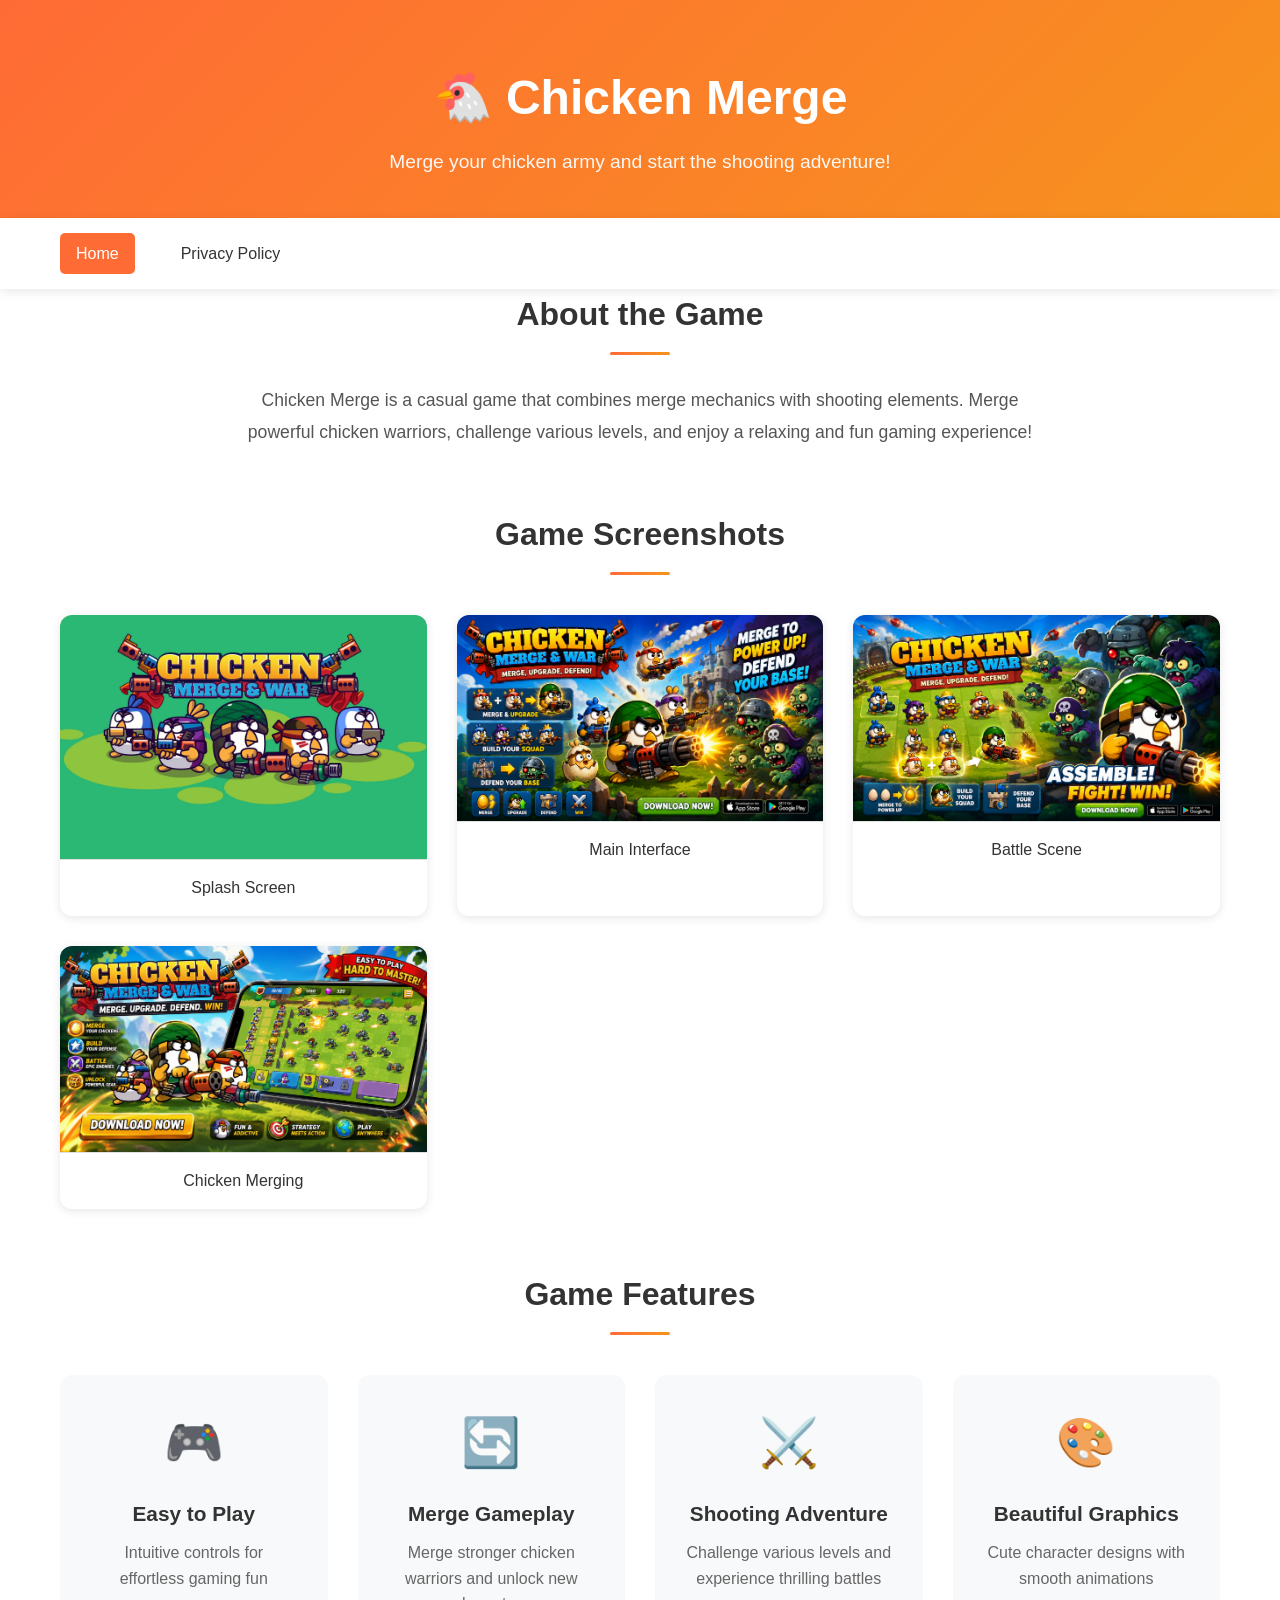
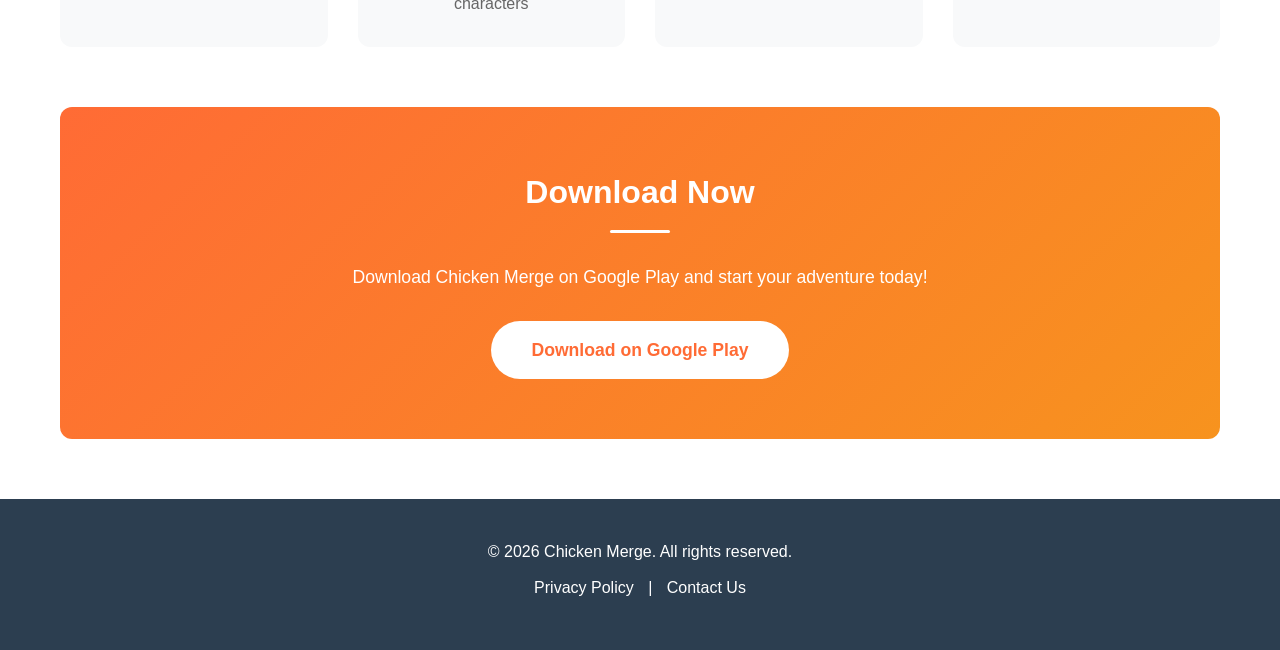
<file: index.html>
<!DOCTYPE html>
<html lang="en">
<head>
    <meta charset="UTF-8">
    <meta name="viewport" content="width=device-width, initial-scale=1.0">
    <meta name="description" content="Chicken Merge - An exciting merge and shooting game">
    <meta name="google-site-verification" content="w0i6kYODRf3JK-jUxWAIOKG-ZQNL3f3hKm8V3CuDLhM" />
    <title>Chicken Merge - Merge & Shoot Game</title>
    <link rel="stylesheet" href="style.css">
</head>
<body>
    <header>
        <div class="container">
            <h1>🐔 Chicken Merge</h1>
            <p class="subtitle">Merge your chicken army and start the shooting adventure!</p>
        </div>
    </header>

    <nav>
        <div class="container">
            <a href="index.html" class="active">Home</a>
            <a href="privacy-policy.html">Privacy Policy</a>
        </div>
    </nav>

    <main class="container">
        <section class="intro">
            <h2>About the Game</h2>
            <p>Chicken Merge is a casual game that combines merge mechanics with shooting elements. Merge powerful chicken warriors, challenge various levels, and enjoy a relaxing and fun gaming experience!</p>
        </section>

        <section class="screenshots">
            <h2>Game Screenshots</h2>
            <div class="screenshot-grid">
                <div class="screenshot-item">
                    <img src="splash.png" alt="Chicken Merge Splash Screen" loading="lazy">
                    <p class="caption">Splash Screen</p>
                </div>
                <div class="screenshot-item">
                    <img src="appstore1.png" alt="Chicken Merge Screenshot 1" loading="lazy">
                    <p class="caption">Main Interface</p>
                </div>
                <div class="screenshot-item">
                    <img src="appstore2.png" alt="Chicken Merge Screenshot 2" loading="lazy">
                    <p class="caption">Battle Scene</p>
                </div>
                <div class="screenshot-item">
                    <img src="appstore3.png" alt="Chicken Merge Screenshot 3" loading="lazy">
                    <p class="caption">Chicken Merging</p>
                </div>
            </div>
        </section>

        <section class="features">
            <h2>Game Features</h2>
            <div class="feature-grid">
                <div class="feature-item">
                    <div class="feature-icon">🎮</div>
                    <h3>Easy to Play</h3>
                    <p>Intuitive controls for effortless gaming fun</p>
                </div>
                <div class="feature-item">
                    <div class="feature-icon">🔄</div>
                    <h3>Merge Gameplay</h3>
                    <p>Merge stronger chicken warriors and unlock new characters</p>
                </div>
                <div class="feature-item">
                    <div class="feature-icon">⚔️</div>
                    <h3>Shooting Adventure</h3>
                    <p>Challenge various levels and experience thrilling battles</p>
                </div>
                <div class="feature-item">
                    <div class="feature-icon">🎨</div>
                    <h3>Beautiful Graphics</h3>
                    <p>Cute character designs with smooth animations</p>
                </div>
            </div>
        </section>

        <section class="download">
            <h2>Download Now</h2>
            <p>Download Chicken Merge on Google Play and start your adventure today!</p>
            <div class="download-buttons">
                <a href="#" class="btn btn-primary">Download on Google Play</a>
            </div>
        </section>
    </main>

    <footer>
        <div class="container">
            <p>&copy; 2026 Chicken Merge. All rights reserved.</p>
            <p>
                <a href="privacy-policy.html">Privacy Policy</a> | 
                <a href="mailto:lengyy6@gmail.com">Contact Us</a>
            </p>
        </div>
    </footer>
</body>
</html>
</file>
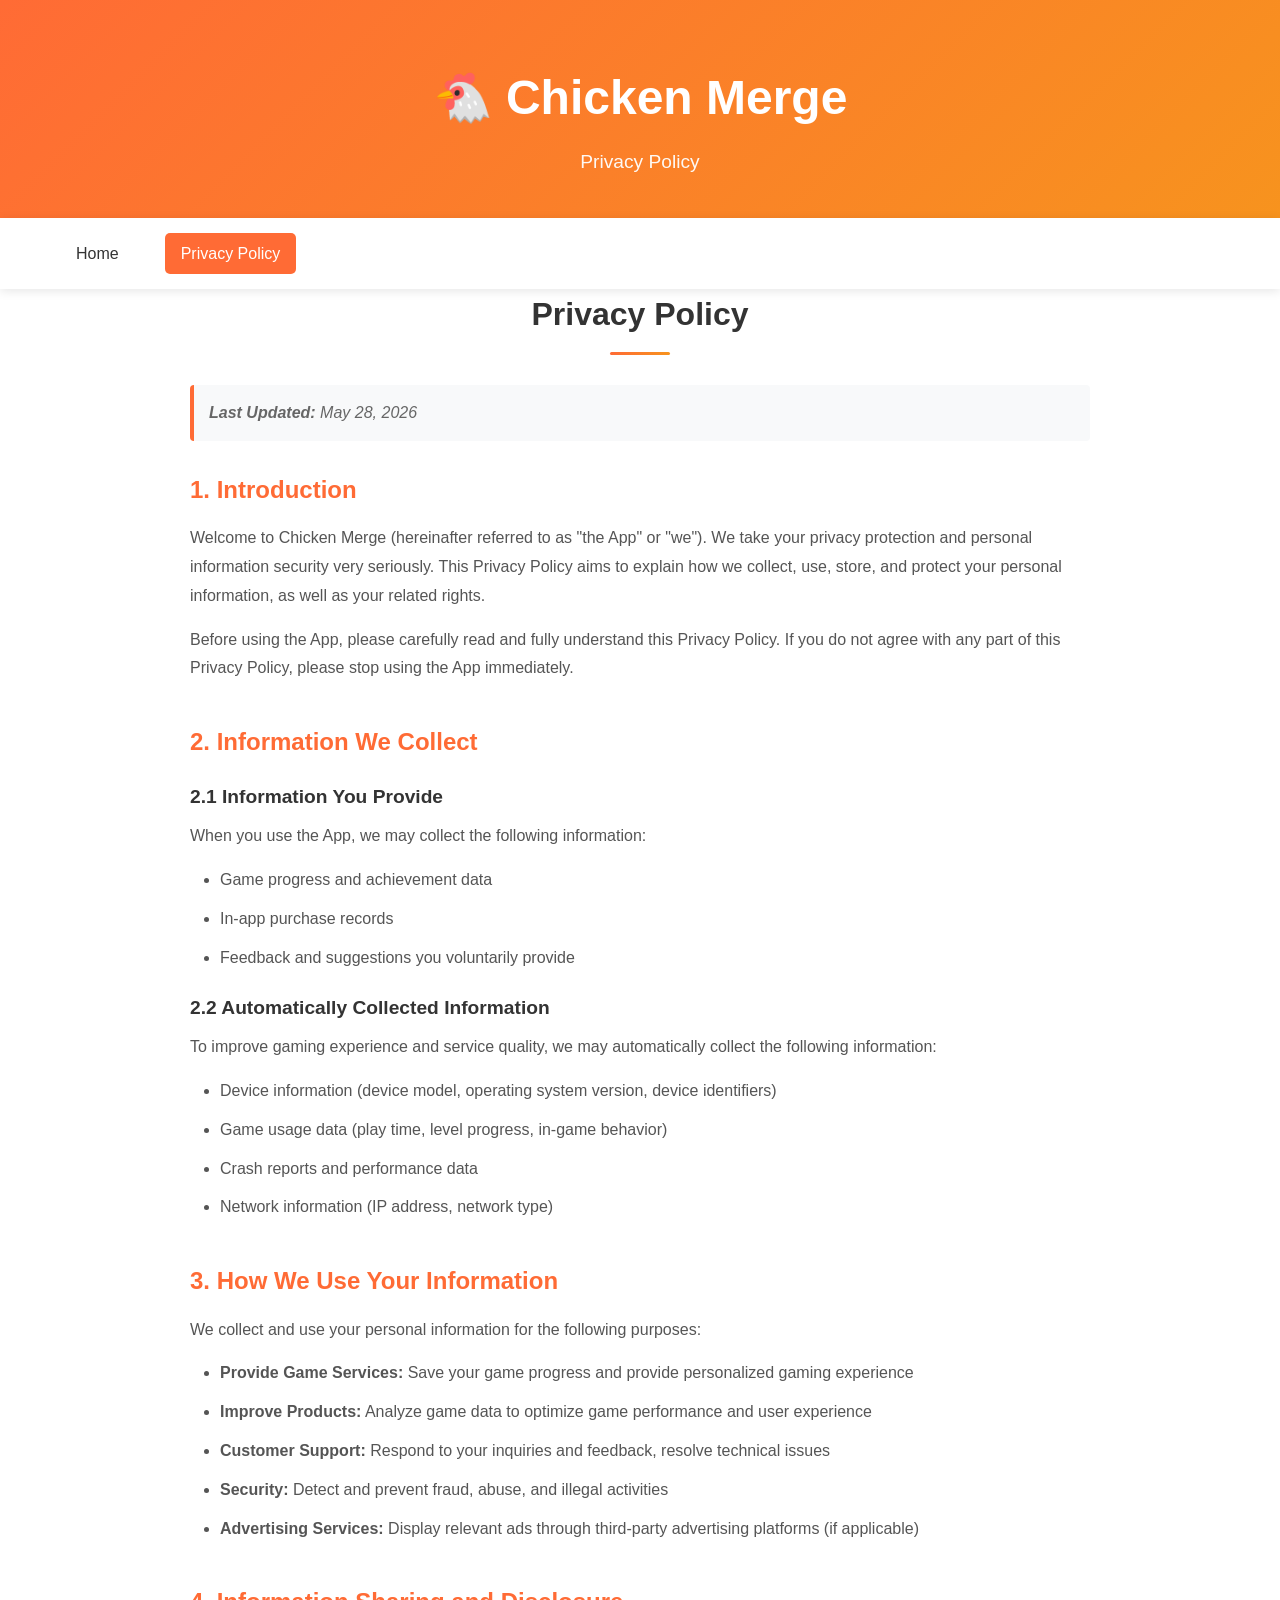
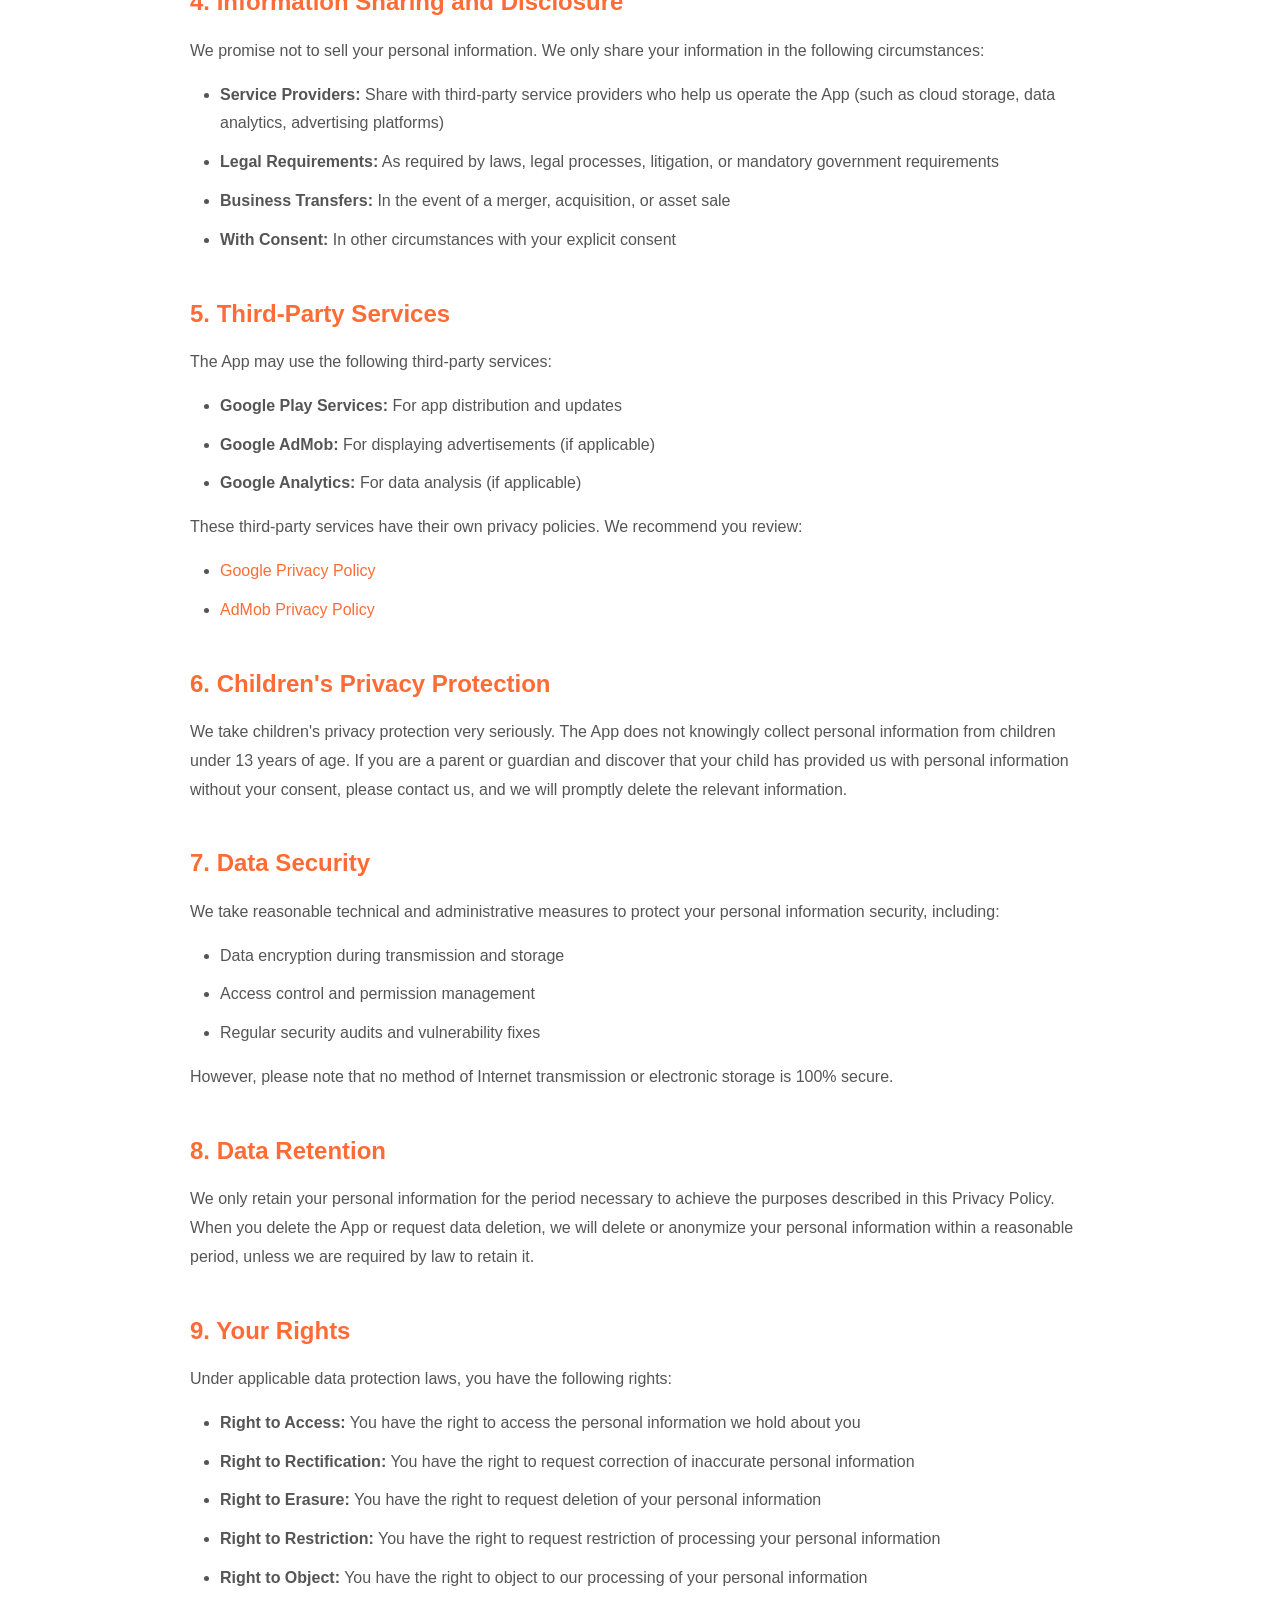
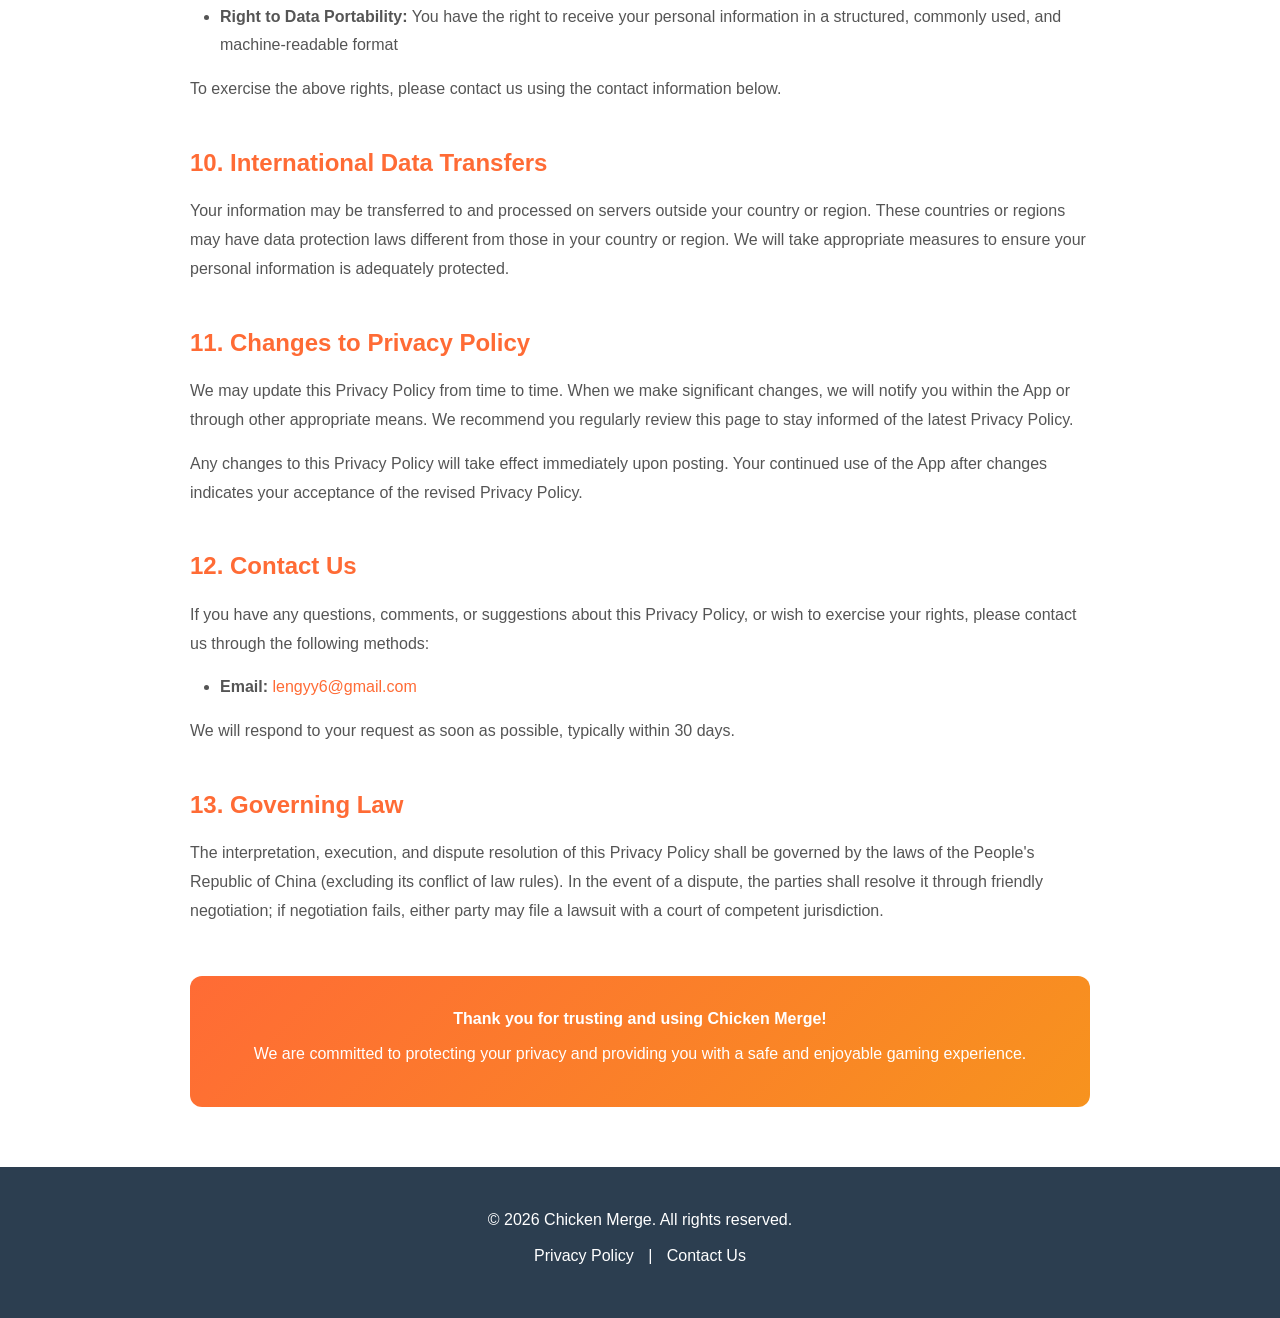
<file: privacy-policy.html>
<!DOCTYPE html>
<html lang="en">
<head>
    <meta charset="UTF-8">
    <meta name="viewport" content="width=device-width, initial-scale=1.0">
    <meta name="description" content="Chicken Merge Privacy Policy">
    <title>Privacy Policy - Chicken Merge</title>
    <link rel="stylesheet" href="style.css">
</head>
<body>
    <header>
        <div class="container">
            <h1>🐔 Chicken Merge</h1>
            <p class="subtitle">Privacy Policy</p>
        </div>
    </header>

    <nav>
        <div class="container">
            <a href="index.html">Home</a>
            <a href="privacy-policy.html" class="active">Privacy Policy</a>
        </div>
    </nav>

    <main class="container">
        <section class="policy-content">
            <h2>Privacy Policy</h2>
            <p class="update-date"><strong>Last Updated:</strong> May 28, 2026</p>

            <div class="policy-section">
                <h3>1. Introduction</h3>
                <p>Welcome to Chicken Merge (hereinafter referred to as "the App" or "we"). We take your privacy protection and personal information security very seriously. This Privacy Policy aims to explain how we collect, use, store, and protect your personal information, as well as your related rights.</p>
                <p>Before using the App, please carefully read and fully understand this Privacy Policy. If you do not agree with any part of this Privacy Policy, please stop using the App immediately.</p>
            </div>

            <div class="policy-section">
                <h3>2. Information We Collect</h3>
                <h4>2.1 Information You Provide</h4>
                <p>When you use the App, we may collect the following information:</p>
                <ul>
                    <li>Game progress and achievement data</li>
                    <li>In-app purchase records</li>
                    <li>Feedback and suggestions you voluntarily provide</li>
                </ul>

                <h4>2.2 Automatically Collected Information</h4>
                <p>To improve gaming experience and service quality, we may automatically collect the following information:</p>
                <ul>
                    <li>Device information (device model, operating system version, device identifiers)</li>
                    <li>Game usage data (play time, level progress, in-game behavior)</li>
                    <li>Crash reports and performance data</li>
                    <li>Network information (IP address, network type)</li>
                </ul>
            </div>

            <div class="policy-section">
                <h3>3. How We Use Your Information</h3>
                <p>We collect and use your personal information for the following purposes:</p>
                <ul>
                    <li><strong>Provide Game Services:</strong> Save your game progress and provide personalized gaming experience</li>
                    <li><strong>Improve Products:</strong> Analyze game data to optimize game performance and user experience</li>
                    <li><strong>Customer Support:</strong> Respond to your inquiries and feedback, resolve technical issues</li>
                    <li><strong>Security:</strong> Detect and prevent fraud, abuse, and illegal activities</li>
                    <li><strong>Advertising Services:</strong> Display relevant ads through third-party advertising platforms (if applicable)</li>
                </ul>
            </div>

            <div class="policy-section">
                <h3>4. Information Sharing and Disclosure</h3>
                <p>We promise not to sell your personal information. We only share your information in the following circumstances:</p>
                <ul>
                    <li><strong>Service Providers:</strong> Share with third-party service providers who help us operate the App (such as cloud storage, data analytics, advertising platforms)</li>
                    <li><strong>Legal Requirements:</strong> As required by laws, legal processes, litigation, or mandatory government requirements</li>
                    <li><strong>Business Transfers:</strong> In the event of a merger, acquisition, or asset sale</li>
                    <li><strong>With Consent:</strong> In other circumstances with your explicit consent</li>
                </ul>
            </div>

            <div class="policy-section">
                <h3>5. Third-Party Services</h3>
                <p>The App may use the following third-party services:</p>
                <ul>
                    <li><strong>Google Play Services:</strong> For app distribution and updates</li>
                    <li><strong>Google AdMob:</strong> For displaying advertisements (if applicable)</li>
                    <li><strong>Google Analytics:</strong> For data analysis (if applicable)</li>
                </ul>
                <p>These third-party services have their own privacy policies. We recommend you review:</p>
                <ul>
                    <li><a href="https://policies.google.com/privacy" target="_blank" rel="noopener">Google Privacy Policy</a></li>
                    <li><a href="https://support.google.com/admob/answer/6128543" target="_blank" rel="noopener">AdMob Privacy Policy</a></li>
                </ul>
            </div>

            <div class="policy-section">
                <h3>6. Children's Privacy Protection</h3>
                <p>We take children's privacy protection very seriously. The App does not knowingly collect personal information from children under 13 years of age. If you are a parent or guardian and discover that your child has provided us with personal information without your consent, please contact us, and we will promptly delete the relevant information.</p>
            </div>

            <div class="policy-section">
                <h3>7. Data Security</h3>
                <p>We take reasonable technical and administrative measures to protect your personal information security, including:</p>
                <ul>
                    <li>Data encryption during transmission and storage</li>
                    <li>Access control and permission management</li>
                    <li>Regular security audits and vulnerability fixes</li>
                </ul>
                <p>However, please note that no method of Internet transmission or electronic storage is 100% secure.</p>
            </div>

            <div class="policy-section">
                <h3>8. Data Retention</h3>
                <p>We only retain your personal information for the period necessary to achieve the purposes described in this Privacy Policy. When you delete the App or request data deletion, we will delete or anonymize your personal information within a reasonable period, unless we are required by law to retain it.</p>
            </div>

            <div class="policy-section">
                <h3>9. Your Rights</h3>
                <p>Under applicable data protection laws, you have the following rights:</p>
                <ul>
                    <li><strong>Right to Access:</strong> You have the right to access the personal information we hold about you</li>
                    <li><strong>Right to Rectification:</strong> You have the right to request correction of inaccurate personal information</li>
                    <li><strong>Right to Erasure:</strong> You have the right to request deletion of your personal information</li>
                    <li><strong>Right to Restriction:</strong> You have the right to request restriction of processing your personal information</li>
                    <li><strong>Right to Object:</strong> You have the right to object to our processing of your personal information</li>
                    <li><strong>Right to Data Portability:</strong> You have the right to receive your personal information in a structured, commonly used, and machine-readable format</li>
                </ul>
                <p>To exercise the above rights, please contact us using the contact information below.</p>
            </div>

            <div class="policy-section">
                <h3>10. International Data Transfers</h3>
                <p>Your information may be transferred to and processed on servers outside your country or region. These countries or regions may have data protection laws different from those in your country or region. We will take appropriate measures to ensure your personal information is adequately protected.</p>
            </div>

            <div class="policy-section">
                <h3>11. Changes to Privacy Policy</h3>
                <p>We may update this Privacy Policy from time to time. When we make significant changes, we will notify you within the App or through other appropriate means. We recommend you regularly review this page to stay informed of the latest Privacy Policy.</p>
                <p>Any changes to this Privacy Policy will take effect immediately upon posting. Your continued use of the App after changes indicates your acceptance of the revised Privacy Policy.</p>
            </div>

            <div class="policy-section">
                <h3>12. Contact Us</h3>
                <p>If you have any questions, comments, or suggestions about this Privacy Policy, or wish to exercise your rights, please contact us through the following methods:</p>
                <ul>
                    <li><strong>Email:</strong> <a href="mailto:lengyy6@gmail.com">lengyy6@gmail.com</a></li>
                </ul>
                <p>We will respond to your request as soon as possible, typically within 30 days.</p>
            </div>

            <div class="policy-section">
                <h3>13. Governing Law</h3>
                <p>The interpretation, execution, and dispute resolution of this Privacy Policy shall be governed by the laws of the People's Republic of China (excluding its conflict of law rules). In the event of a dispute, the parties shall resolve it through friendly negotiation; if negotiation fails, either party may file a lawsuit with a court of competent jurisdiction.</p>
            </div>

            <div class="policy-footer">
                <p><strong>Thank you for trusting and using Chicken Merge!</strong></p>
                <p>We are committed to protecting your privacy and providing you with a safe and enjoyable gaming experience.</p>
            </div>
        </section>
    </main>

    <footer>
        <div class="container">
            <p>&copy; 2026 Chicken Merge. All rights reserved.</p>
            <p>
                <a href="privacy-policy.html">Privacy Policy</a> | 
                <a href="mailto:lengyy6@gmail.com">Contact Us</a>
            </p>
        </div>
    </footer>
</body>
</html>
</file>
<file: style.css>
/* 全局样式 */
* {
    margin: 0;
    padding: 0;
    box-sizing: border-box;
}

:root {
    --primary-color: #ff6b35;
    --secondary-color: #f7931e;
    --text-color: #333;
    --bg-color: #fff;
    --light-bg: #f8f9fa;
    --border-color: #e0e0e0;
    --shadow: 0 2px 10px rgba(0, 0, 0, 0.1);
    --shadow-hover: 0 4px 20px rgba(0, 0, 0, 0.15);
}

body {
    font-family: -apple-system, BlinkMacSystemFont, 'Segoe UI', 'Roboto', 'Helvetica Neue', Arial, sans-serif, 'Apple Color Emoji', 'Segoe UI Emoji', 'Segoe UI Symbol';
    line-height: 1.6;
    color: var(--text-color);
    background-color: var(--bg-color);
}

/* 容器 */
.container {
    max-width: 1200px;
    margin: 0 auto;
    padding: 0 20px;
}

/* 头部 */
header {
    background: linear-gradient(135deg, var(--primary-color) 0%, var(--secondary-color) 100%);
    color: white;
    padding: 60px 0 40px;
    text-align: center;
}

header h1 {
    font-size: 3rem;
    margin-bottom: 10px;
    font-weight: 700;
}

header .subtitle {
    font-size: 1.2rem;
    opacity: 0.95;
}

/* 导航栏 */
nav {
    background-color: var(--bg-color);
    box-shadow: var(--shadow);
    position: sticky;
    top: 0;
    z-index: 100;
}

nav .container {
    display: flex;
    gap: 30px;
    padding: 15px 20px;
}

nav a {
    color: var(--text-color);
    text-decoration: none;
    font-weight: 500;
    padding: 8px 16px;
    border-radius: 5px;
    transition: all 0.3s ease;
}

nav a:hover {
    background-color: var(--light-bg);
    color: var(--primary-color);
}

nav a.active {
    background-color: var(--primary-color);
    color: white;
}

/* 主内容 */
main {
    padding: 40px 20px;
}

section {
    margin-bottom: 60px;
}

section h2 {
    font-size: 2rem;
    margin-bottom: 30px;
    color: var(--text-color);
    text-align: center;
    position: relative;
    padding-bottom: 15px;
}

section h2::after {
    content: '';
    position: absolute;
    bottom: 0;
    left: 50%;
    transform: translateX(-50%);
    width: 60px;
    height: 3px;
    background: linear-gradient(90deg, var(--primary-color), var(--secondary-color));
    border-radius: 2px;
}

/* 介绍部分 */
.intro {
    text-align: center;
    max-width: 800px;
    margin: 0 auto 60px;
}

.intro p {
    font-size: 1.1rem;
    line-height: 1.8;
    color: #555;
}

/* 截图网格 */
.screenshot-grid {
    display: grid;
    grid-template-columns: repeat(auto-fit, minmax(280px, 1fr));
    gap: 30px;
    margin-top: 40px;
}

.screenshot-item {
    background: var(--bg-color);
    border-radius: 12px;
    overflow: hidden;
    box-shadow: var(--shadow);
    transition: transform 0.3s ease, box-shadow 0.3s ease;
}

.screenshot-item:hover {
    transform: translateY(-5px);
    box-shadow: var(--shadow-hover);
}

.screenshot-item img {
    width: 100%;
    height: auto;
    display: block;
    border-bottom: 1px solid var(--border-color);
}

.screenshot-item .caption {
    padding: 15px;
    text-align: center;
    font-weight: 500;
    color: var(--text-color);
}

/* 特色功能网格 */
.feature-grid {
    display: grid;
    grid-template-columns: repeat(auto-fit, minmax(250px, 1fr));
    gap: 30px;
    margin-top: 40px;
}

.feature-item {
    background: var(--light-bg);
    padding: 30px;
    border-radius: 12px;
    text-align: center;
    transition: transform 0.3s ease, box-shadow 0.3s ease;
}

.feature-item:hover {
    transform: translateY(-5px);
    box-shadow: var(--shadow-hover);
}

.feature-icon {
    font-size: 3rem;
    margin-bottom: 15px;
}

.feature-item h3 {
    font-size: 1.3rem;
    margin-bottom: 10px;
    color: var(--text-color);
}

.feature-item p {
    color: #666;
    line-height: 1.6;
}

/* 下载部分 */
.download {
    text-align: center;
    background: linear-gradient(135deg, var(--primary-color) 0%, var(--secondary-color) 100%);
    color: white;
    padding: 60px 40px;
    border-radius: 12px;
    margin-top: 60px;
}

.download h2 {
    color: white;
}

.download h2::after {
    background: white;
}

.download p {
    font-size: 1.1rem;
    margin-bottom: 30px;
}

.download-buttons {
    display: flex;
    justify-content: center;
    gap: 20px;
    flex-wrap: wrap;
}

/* 按钮样式 */
.btn {
    display: inline-block;
    padding: 15px 40px;
    border-radius: 50px;
    text-decoration: none;
    font-weight: 600;
    font-size: 1.1rem;
    transition: all 0.3s ease;
    cursor: pointer;
}

.btn-primary {
    background-color: white;
    color: var(--primary-color);
}

.btn-primary:hover {
    background-color: var(--light-bg);
    transform: scale(1.05);
    box-shadow: 0 5px 15px rgba(0, 0, 0, 0.2);
}

/* 隐私政策样式 */
.policy-content {
    max-width: 900px;
    margin: 0 auto;
}

.update-date {
    color: #666;
    font-style: italic;
    margin-bottom: 30px;
    padding: 15px;
    background-color: var(--light-bg);
    border-left: 4px solid var(--primary-color);
    border-radius: 4px;
}

.policy-section {
    margin-bottom: 40px;
}

.policy-section h3 {
    font-size: 1.5rem;
    color: var(--primary-color);
    margin-bottom: 15px;
    margin-top: 30px;
}

.policy-section h4 {
    font-size: 1.2rem;
    color: var(--text-color);
    margin-bottom: 10px;
    margin-top: 20px;
}

.policy-section p {
    margin-bottom: 15px;
    line-height: 1.8;
    color: #555;
}

.policy-section ul {
    margin-left: 30px;
    margin-bottom: 15px;
}

.policy-section li {
    margin-bottom: 10px;
    line-height: 1.8;
    color: #555;
}

.policy-section a {
    color: var(--primary-color);
    text-decoration: none;
    border-bottom: 1px solid transparent;
    transition: border-color 0.3s ease;
}

.policy-section a:hover {
    border-bottom-color: var(--primary-color);
}

.policy-footer {
    margin-top: 50px;
    padding: 30px;
    background: linear-gradient(135deg, var(--primary-color) 0%, var(--secondary-color) 100%);
    color: white;
    border-radius: 12px;
    text-align: center;
}

.policy-footer p {
    color: white;
    margin-bottom: 10px;
}

/* 页脚 */
footer {
    background-color: #2c3e50;
    color: white;
    padding: 40px 0;
    text-align: center;
    margin-top: 60px;
}

footer p {
    margin-bottom: 10px;
}

footer a {
    color: white;
    text-decoration: none;
    margin: 0 10px;
    transition: color 0.3s ease;
}

footer a:hover {
    color: var(--secondary-color);
}

/* 响应式设计 */
@media (max-width: 768px) {
    header h1 {
        font-size: 2rem;
    }

    header .subtitle {
        font-size: 1rem;
    }

    section h2 {
        font-size: 1.5rem;
    }

    .screenshot-grid {
        grid-template-columns: 1fr;
        gap: 20px;
    }

    .feature-grid {
        grid-template-columns: 1fr;
        gap: 20px;
    }

    nav .container {
        flex-direction: column;
        gap: 10px;
    }

    .download {
        padding: 40px 20px;
    }

    .btn {
        padding: 12px 30px;
        font-size: 1rem;
    }
}

@media (max-width: 480px) {
    header h1 {
        font-size: 1.5rem;
    }

    .container {
        padding: 0 15px;
    }

    main {
        padding: 20px 15px;
    }

    section {
        margin-bottom: 40px;
    }
}
</file>
